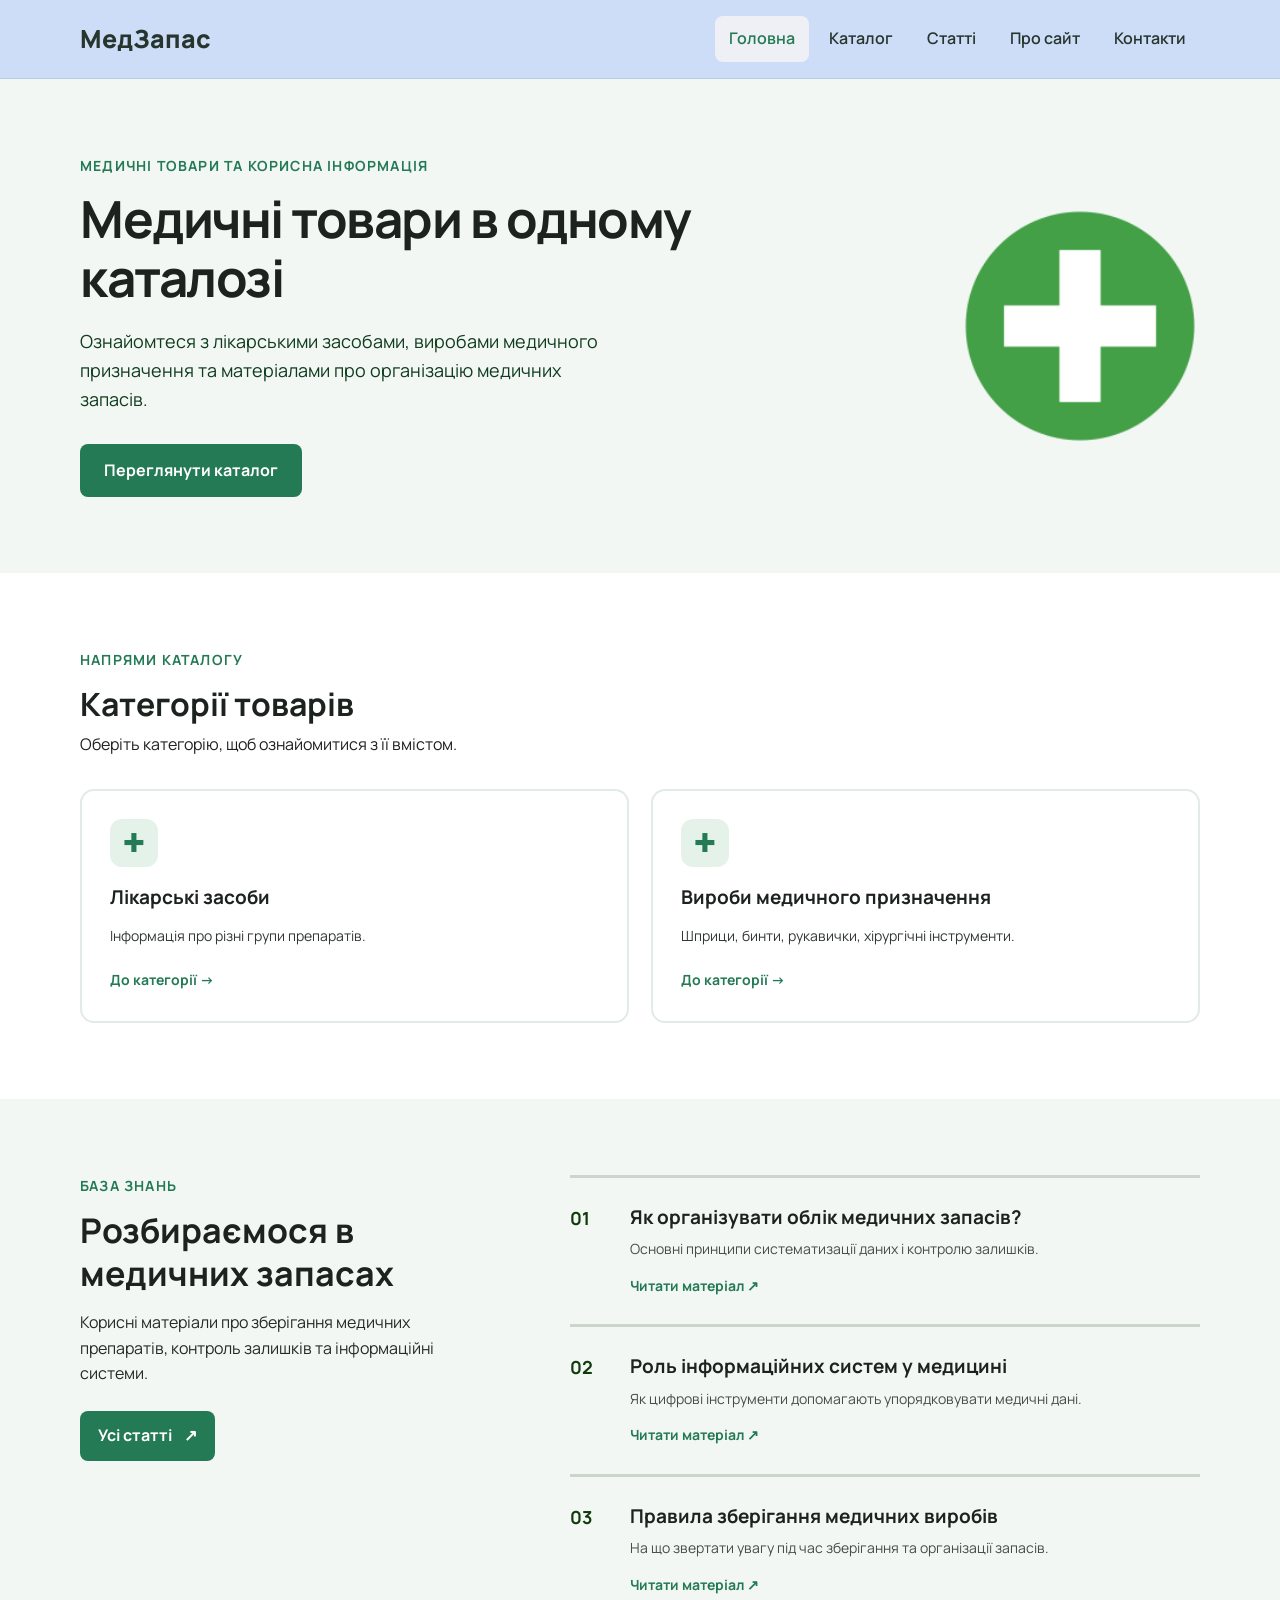
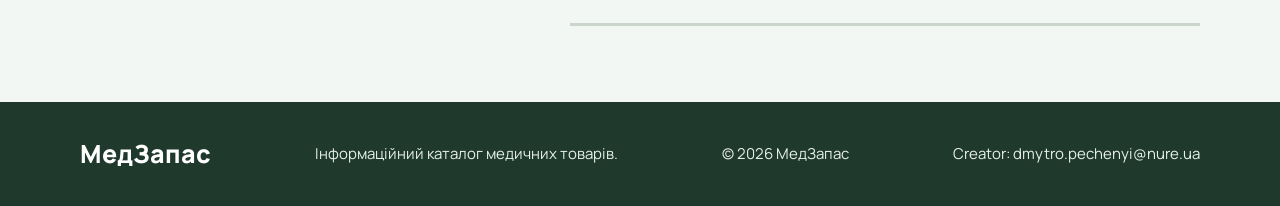
<file: index.html>
<!DOCTYPE html>
<html lang="uk">
  <head>
    <meta charset="UTF-8" />
    <meta name="viewport" content="width=device-width, initial-scale=1.0" />

    <title>МедЗапас — каталог медичних товарів</title>
    <meta
      name="description"
      content="МедЗапас — інформаційний каталог лікарських засобів і медичних виробів. Дізнайтеся більше про медичні товари та облік запасів."
    />
    <link rel="preconnect" href="https://fonts.googleapis.com" />
    <link rel="preconnect" href="https://fonts.gstatic.com" crossorigin />
    <link
      href="https://fonts.googleapis.com/css2?family=Manrope:wght@400;500;600;700;800&display=swap"
      rel="stylesheet"
    />
    <link rel="stylesheet" href="css/style.css" />
  </head>
  <body>
    <header class="header">
      <div class="container header-content">
        <a class="logo" href="index.html">Мед<span>Запас</span></a>

        <nav class="navigation">
          <a href="index.html" class="active">Головна</a>
          <a href="catalog.html">Каталог</a>
          <a href="articles.html">Статті</a>
          <a href="about.html">Про сайт</a>
          <a href="contacts.html">Контакти</a>
        </nav>
      </div>
    </header>

    <main>
      <section class="hero">
        <div class="container hero-content">
          <div class="hero-text">
            <p class="eyebrow">МЕДИЧНІ ТОВАРИ ТА КОРИСНА ІНФОРМАЦІЯ</p>

            <h1>Медичні товари в одному каталозі</h1>

            <p class="hero-description">
              Ознайомтеся з лікарськими засобами, виробами медичного призначення
              та матеріалами про організацію медичних запасів.
            </p>

            <a href="catalog.html" class="button">Переглянути каталог</a>
          </div>

          <div class="hero-illustration">
            <img
              src="img/14869773.png"
              alt="Медичний хрест"
              class="hero-image"
            />
          </div>
        </div>
      </section>

      <section class="categories section">
        <div class="container">
          <div class="section-heading">
            <p class="eyebrow">НАПРЯМИ КАТАЛОГУ</p>
            <h2>Категорії товарів</h2>
            <p>Оберіть категорію, щоб ознайомитися з її вмістом.</p>
          </div>

          <div class="card-grid">
            <a href="catalog.html?category=medicines" class="category-card">
              <div class="card-icon">✚</div>
              <h3>Лікарські засоби</h3>
              <p>Інформація про різні групи препаратів.</p>
              <span class="card-link">До категорії →</span>
            </a>

            <a href="catalog.html?category=devices" class="category-card">
              <div class="card-icon">✚</div>
              <h3>Вироби медичного призначення</h3>
              <p>Шприци, бинти, рукавички, хірургічні інструменти.</p>
              <span class="card-link">До категорії →</span>
            </a>
          </div>
        </div>
      </section>

      <section class="articles section">
        <div class="container articles-content">
          <div class="articles-intro">
            <p class="eyebrow">БАЗА ЗНАНЬ</p>
            <h2>Розбираємося в медичних запасах</h2>
            <p>
              Корисні матеріали про зберігання медичних препаратів, контроль
              залишків та інформаційні системи.
            </p>
            <a href="articles.html" class="articles-button">
              Усі статті <span>↗</span>
            </a>
          </div>

          <div class="articles-list">
            <article class="article-item">
              <span class="article-number">01</span>
              <div class="article-info">
                <h3>Як організувати облік медичних запасів?</h3>
                <p>
                  Основні принципи систематизації даних і контролю залишків.
                </p>
                <a href="articles.html">Читати матеріал ↗</a>
              </div>
            </article>

            <article class="article-item">
              <span class="article-number">02</span>
              <div class="article-info">
                <h3>Роль інформаційних систем у медицині</h3>
                <p>
                  Як цифрові інструменти допомагають упорядковувати медичні
                  дані.
                </p>
                <a href="articles.html">Читати матеріал ↗</a>
              </div>
            </article>

            <article class="article-item">
              <span class="article-number">03</span>
              <div class="article-info">
                <h3>Правила зберігання медичних виробів</h3>
                <p>
                  На що звертати увагу під час зберігання та організації
                  запасів.
                </p>
                <a href="articles.html">Читати матеріал ↗</a>
              </div>
            </article>
          </div>
        </div>
      </section>
    </main>

    <footer class="footer">
      <div class="container footer-content">
        <a class="logo footer-logo" href="index.html">Мед<span>Запас</span></a>
        <p>Інформаційний каталог медичних товарів.</p>
        <p class="copyright">© 2026 МедЗапас</p>
        <p>Creator: dmytro.pechenyi@nure.ua</p>
      </div>
    </footer>
  </body>
</html>
</file>
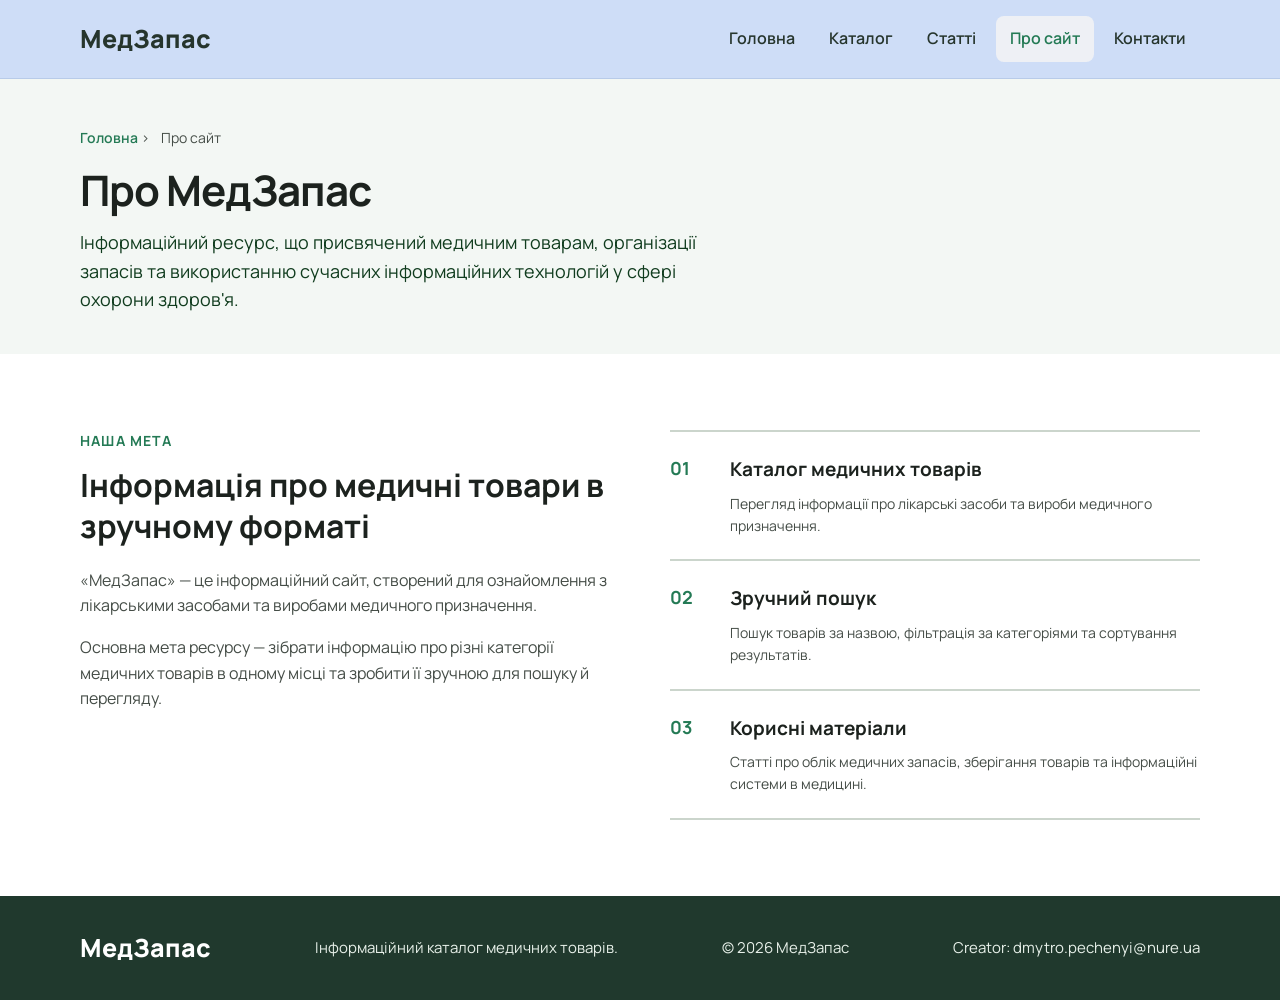
<file: about.html>
<!DOCTYPE html>
<html lang="uk">
  <head>
    <meta charset="UTF-8" />
    <meta name="viewport" content="width=device-width, initial-scale=1.0" />

    <title>Про сайт - МедЗапас</title>
    <meta
      name="description"
      content="Дізнайтеся про інформаційний сайт МедЗапас, його призначення, можливості та основні напрями роботи."
    />
    <link rel="preconnect" href="https://fonts.googleapis.com" />
    <link rel="preconnect" href="https://fonts.gstatic.com" crossorigin />
    <link
      href="https://fonts.googleapis.com/css2?family=Manrope:wght@400;500;600;700;800&display=swap"
      rel="stylesheet"
    />
    <link rel="stylesheet" href="css/style.css" />
  </head>

  <body>
    <header class="header">
      <div class="container header-content">
        <a class="logo" href="index.html">Мед<span>Запас</span></a>

        <nav class="navigation">
          <a href="index.html">Головна</a>
          <a href="catalog.html">Каталог</a>
          <a href="articles.html">Статті</a>
          <a href="about.html" class="active">Про сайт</a>
          <a href="contacts.html">Контакти</a>
        </nav>
      </div>
    </header>

    <main>
      <section class="page-header">
        <div class="container">
          <div class="breadcrumbs">
            <a href="index.html">Головна</a> ›
            <span>Про сайт</span>
          </div>

          <h1>Про МедЗапас</h1>

          <p class="lead">
            Інформаційний ресурс, що присвячений медичним товарам, організації
            запасів та використанню сучасних інформаційних технологій у сфері
            охорони здоров'я.
          </p>
        </div>
      </section>

      <section class="section">
        <div class="container about-content">
          <div class="about-intro">
            <p class="eyebrow">НАША МЕТА</p>
            <h2>Інформація про медичні товари в зручному форматі</h2>

            <p>
              «МедЗапас» — це інформаційний сайт, створений для ознайомлення з
              лікарськими засобами та виробами медичного призначення.
            </p>

            <p>
              Основна мета ресурсу — зібрати інформацію про різні категорії
              медичних товарів в одному місці та зробити її зручною для пошуку й
              перегляду.
            </p>
          </div>

          <div class="about-features">
            <article class="about-feature">
              <span>01</span>
              <div>
                <h3>Каталог медичних товарів</h3>
                <p>
                  Перегляд інформації про лікарські засоби та вироби медичного
                  призначення.
                </p>
              </div>
            </article>

            <article class="about-feature">
              <span>02</span>
              <div>
                <h3>Зручний пошук</h3>
                <p>
                  Пошук товарів за назвою, фільтрація за категоріями та
                  сортування результатів.
                </p>
              </div>
            </article>

            <article class="about-feature">
              <span>03</span>
              <div>
                <h3>Корисні матеріали</h3>
                <p>
                  Статті про облік медичних запасів, зберігання товарів та
                  інформаційні системи в медицині.
                </p>
              </div>
            </article>
          </div>
        </div>
      </section>
    </main>

    <footer class="footer">
      <div class="container footer-content">
        <a class="logo footer-logo" href="index.html">Мед<span>Запас</span></a>
        <p>Інформаційний каталог медичних товарів.</p>
        <p class="copyright">© 2026 МедЗапас</p>
        <p>Creator: dmytro.pechenyi@nure.ua</p>
      </div>
    </footer>
  </body>
</html>
</file>
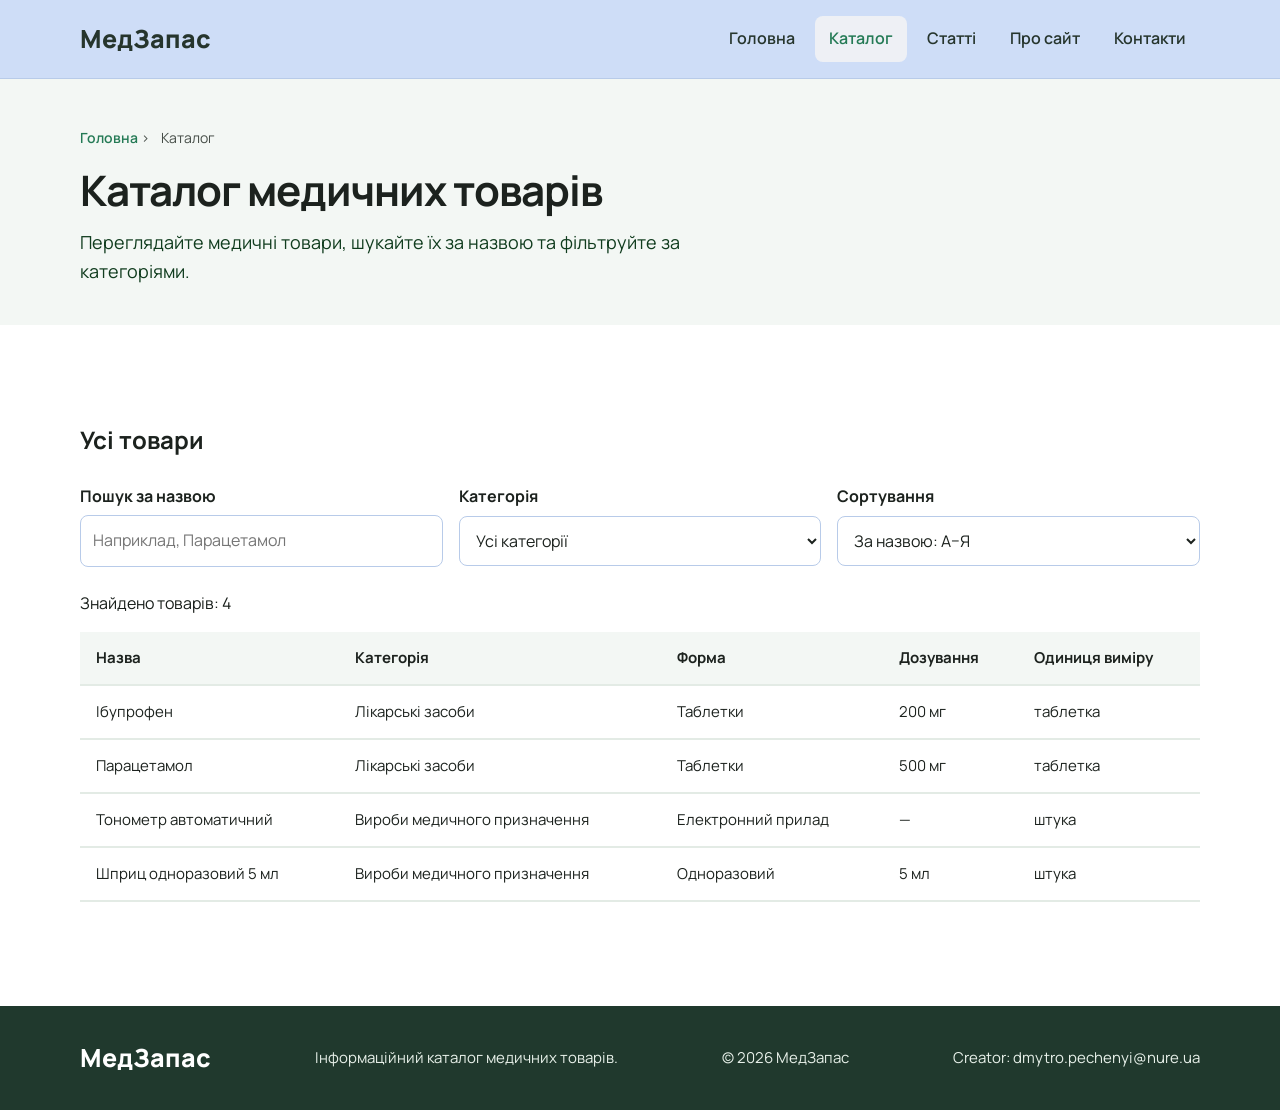
<file: catalog.html>
<!DOCTYPE html>
<html lang="uk">
  <head>
    <meta charset="UTF-8" />
    <meta name="viewport" content="width=device-width, initial-scale=1.0" />

    <title>Каталог медичних товарів: ліки та медичні вироби — МедЗапас</title>
    <meta
      name="description"
      content="Каталог МедЗапас: дві категорії медичних товарів і демонстраційні картки з описом та одиницею виміру."
    />
    <link rel="preconnect" href="https://fonts.googleapis.com" />
    <link rel="preconnect" href="https://fonts.gstatic.com" crossorigin />
    <link
      href="https://fonts.googleapis.com/css2?family=Manrope:wght@400;500;600;700;800&display=swap"
      rel="stylesheet"
    />
    <link rel="stylesheet" href="css/style.css" />
  </head>
  <body>
    <header class="header">
      <div class="container header-content">
        <a class="logo" href="index.html">Мед<span>Запас</span></a>

        <nav class="navigation">
          <a href="index.html">Головна</a>
          <a href="catalog.html" class="active">Каталог</a>
          <a href="articles.html">Статті</a>
          <a href="about.html">Про сайт</a>
          <a href="contacts.html">Контакти</a>
        </nav>
      </div>
    </header>

    <main>
      <section class="page-header">
        <div class="container">
          <div class="breadcrumbs">
            <a href="index.html">Головна</a> ›
            <span>Каталог</span>
          </div>

          <h1>Каталог медичних товарів</h1>

          <p class="lead">
            Переглядайте медичні товари, шукайте їх за назвою та фільтруйте за
            категоріями.
          </p>
        </div>
      </section>

      <section class="section">
        <div class="container">
          <h2>Усі товари</h2>

          <div class="catalog-controls">
            <div class="control-field">
              <label for="searchInput">Пошук за назвою</label>
              <input
                type="search"
                id="searchInput"
                placeholder="Наприклад, Парацетамол"
              />
            </div>

            <div class="control-field">
              <label for="categoryFilter">Категорія</label>
              <select id="categoryFilter">
                <option value="">Усі категорії</option>
                <option value="medicines">Лікарські засоби</option>
                <option value="devices">Вироби медичного призначення</option>
              </select>
            </div>

            <div class="control-field">
              <label for="sortSelect">Сортування</label>
              <select id="sortSelect">
                <option value="asc">За назвою: А–Я</option>
                <option value="desc">За назвою: Я–А</option>
              </select>
            </div>
          </div>

          <p id="resultsCount" aria-live="polite">Завантаження товарів...</p>

          <div class="table-wrap">
            <table class="product-table">
              <thead>
                <tr>
                  <th>Назва</th>
                  <th>Категорія</th>
                  <th>Форма</th>
                  <th>Дозування</th>
                  <th>Одиниця виміру</th>
                </tr>
              </thead>
              <tbody id="productTableBody"></tbody>
            </table>
          </div>

          <p id="catalogMessage" role="status"></p>

          <div id="pagination" class="pagination"></div>
        </div>
      </section>
    </main>

    <script src="js/catalog.js"></script>

    <footer class="footer">
      <div class="container footer-content">
        <a class="logo footer-logo" href="index.html">Мед<span>Запас</span></a>
        <p>Інформаційний каталог медичних товарів.</p>
        <p class="copyright">© 2026 МедЗапас</p>
        <p>Creator: dmytro.pechenyi@nure.ua</p>
      </div>
    </footer>
  </body>
</html>
</file>
<file: css/style.css>
* {
  box-sizing: border-box;
}

html {
  scroll-behavior: smooth;
}

body {
  margin: 0;
  font-family: "Manrope", sans-serif;
  color: #1c221e;
  background: #ffffff;
  line-height: 1.6;
}

a {
  color: inherit;
  text-decoration: none;
}

.container {
  width: min(1120px, calc(100% - 40px));
  margin: 0 auto;
}

/* Шапка */
.header {
  background: #ceddf7;
  border-bottom: 1px solid #b8cbe9;
}

.header-content {
  min-height: 78px;
  display: flex;
  align-items: center;
  justify-content: space-between;
  gap: 28px;
}

.logo {
  font-size: 25px;
  font-weight: 800;
  color: #26352d;
  white-space: nowrap;
}

.navigation {
  display: flex;
  align-items: center;
  gap: 6px;
  flex-wrap: wrap;
}

.navigation a {
  padding: 10px 14px;
  border-radius: 8px;
  font-size: 16px;
  font-weight: 600;
  color: #26352d;
  transition: background 0.2s, color 0.2s;
}

.navigation a:hover {
  color: #247a55;
  background: #f7f5f5cb;
}

.navigation a.active {
  color: #247a55;
  background: #f7f5f5cb;
}

/* Головний блок */
.hero {
  background: #f3f7f4;
  padding: 76px 0;
}

.hero-content {
  display: grid;
  grid-template-columns: 1.2fr 0.8fr;
  align-items: center;
  gap: 60px;
}

.eyebrow {
  margin: 0 0 12px;
  color: #247a55;
  font-size: 14px;
  font-weight: 700;
  letter-spacing: 1.2px;
}

.hero h1 {
  max-width: 650px;
  margin: 0 0 20px;
  font-size: clamp(34px, 4vw, 52px);
  line-height: 1.15;
  letter-spacing: -1.5px;
}

.hero-description {
  max-width: 550px;
  margin: 0 0 30px;
  color: #103c1e;
  font-size: 18px;
}

.button {
  display: inline-block;
  padding: 14px 24px;
  background: #247a55;
  color: #ffffff;
  border-radius: 8px;
  font-weight: 700;
  transition: background 0.2s, transform 0.2s;
}

.button:hover {
  background: #195e40;
  transform: translateY(-2px);
}

/* Зображення */
.hero-image {
  width: 300px;
  height: 300px;
  max-width: 100%;
  object-fit: contain;
  display: block;
  margin-left: auto;
  transform: translateX(30px);
}

/* Загальні секції */
.section {
  padding: 76px 0;
}

.section-heading {
  margin-bottom: 32px;
}

.section-heading h2 {
  margin: 0 0 8px;
  font-size: 32px;
  line-height: 1.25;
}

.section-heading > p:last-child {
  margin: 0;
  color: #222121;
}

/* Категорії */
.card-grid {
  display: grid;
  grid-template-columns: repeat(2, minmax(0, 1fr));
  gap: 22px;
}

.category-card {
  display: block;
  padding: 28px;
  border: 2px solid #e3ebe5;
  border-radius: 14px;
  transition: border-color 0.2s, transform 0.2s, box-shadow 0.2s;
}

.category-card:hover {
  border-color: #247a55;
  transform: translateY(-4px);
  box-shadow: 0 12px 28px #26352d0c;
}

.card-icon {
  width: 48px;
  height: 48px;
  display: grid;
  place-items: center;
  border-radius: 12px;
  background: #e5f2e9;
  color: #247a55;
  font-size: 26px;
}

.category-card h3 {
  margin: 18px 0 8px;
  font-size: 19px;
  line-height: 1.35;
}

.category-card p {
  color: #313733;
  font-size: 14px;
}

.card-link {
  display: inline-block;
  margin-top: 8px;
  color: #247a55;
  font-size: 14px;
  font-weight: 700;
}

/* Блок корисних статей */
.articles {
  background: #f3f7f4;
}

.articles-content {
  display: grid;
  grid-template-columns: 0.8fr 1.2fr;
  gap: 70px;
  align-items: start;
}

.articles-intro {
  position: sticky;
  top: 30px;
}

.articles-intro h2 {
  max-width: 400px;
  margin: 0 0 16px;
  font-size: 34px;
  line-height: 1.25;
}

.articles-intro > p:not(.eyebrow) {
  max-width: 390px;
  margin: 0 0 24px;
  color: #252a27;
}

.articles-button {
  display: inline-flex;
  align-items: center;
  gap: 12px;
  padding: 12px 18px;
  background: #247a55;
  color: #ffffff;
  border-radius: 8px;
  font-weight: 700;
  transition: background 0.2s;
}

.articles-button:hover {
  background: #195e40;
}

.articles-list {
  border-top: 3px solid #cbd5cc;
}

.article-item {
  display: grid;
  grid-template-columns: 42px 1fr;
  gap: 18px;
  padding: 26px 0;
  border-bottom: 3px solid #cbd5cc;
}

.article-number {
  color: #0f3a09;
  font-size: 18px;
  font-weight: 700;
}

.article-info h3 {
  margin: 0 0 8px;
  font-size: 19px;
  line-height: 1.4;
}

.article-info p {
  margin: 0 0 12px;
  color: #454d47;
  font-size: 14px;
}

.article-info a {
  color: #247a55;
  font-size: 14px;
  font-weight: 700;
}

.article-info a:hover {
  text-decoration: underline;
}

/* Підвал */
.footer {
  padding: 32px 0;
  background: #20392d;
  color: #e7f0e9;
}

.footer-content {
  display: flex;
  align-items: center;
  justify-content: space-between;
  gap: 20px;
  flex-wrap: wrap;
}

.footer-logo {
  color: #ffffff;
}

.footer p {
  margin: 0;
  font-size: 15px;
}

/* Планшети */
@media (max-width: 800px) {
  .articles-content {
    grid-template-columns: 1fr;
    gap: 30px;
  }

  .articles-intro {
    position: static;
  }

  .articles-intro h2 {
    font-size: 30px;
  }

  .header-content {
    padding: 18px 0;
    flex-direction: column;
    align-items: flex-start;
  }

  .navigation {
    gap: 14px 20px;
  }

  .hero {
    padding: 48px 0;
  }

  .hero-content {
    grid-template-columns: 1fr;
    gap: 32px;
  }

  .hero-image {
    margin: 0 auto;
    transform: none;
  }

  .section {
    padding: 52px 0;
  }
}

/* Смартфони */
@media (max-width: 520px) {
  .button {
    display: table;
    margin: 0 auto;
  }

  .container {
    width: min(100% - 28px, 1120px);
  }

  .navigation {
    gap: 10px 16px;
  }

  .navigation a {
    font-size: 13px;
  }

  .hero-image {
    width: 220px;
    height: 220px;
  }

  .card-grid {
    grid-template-columns: 1fr;
  }

  .hero h1 {
    font-size: 36px;
  }

  .section-heading h2 {
    font-size: 27px;
  }

  .category-card {
    padding: 22px;
  }

  .footer-content {
    flex-direction: column;
    align-items: flex-start;
  }
}
/* Внутрішні сторінки: заголовок, хлібні крихти, таблиця */
.page-header {
  padding: 48px 0 40px;
  background: #f3f7f4;
}

.breadcrumbs {
  margin: 0 0 16px;
  font-size: 14px;
  color: #454d47;
}

.breadcrumbs a {
  color: #247a55;
  font-weight: 600;
}

.breadcrumbs a:hover {
  text-decoration: underline;
}

.breadcrumbs span {
  margin: 0 8px;
}

.page-header h1 {
  margin: 0 0 12px;
  font-size: clamp(30px, 4vw, 42px);
  line-height: 1.2;
  letter-spacing: -1px;
}

.page-header .lead {
  max-width: 640px;
  margin: 0;
  color: #103c1e;
  font-size: 18px;
}

.table-wrap {
  overflow-x: auto;
}

.product-table {
  width: 100%;
  border-collapse: collapse;
  background: #ffffff;
  font-size: 15px;
}

.product-table th,
.product-table td {
  padding: 14px 16px;
  text-align: left;
  border-bottom: 2px solid #e3ebe5;
}

.product-table th {
  background: #f3f7f4;
  font-weight: 700;
}

/* Керування каталогом */
.catalog-controls {
  display: grid;
  grid-template-columns: 1fr 1fr 1fr;
  gap: 10px 16px;
  margin: 24px 0;
  align-items: center;
}

.catalog-controls label {
  font-weight: 700;
}

.catalog-controls input,
.catalog-controls select {
  width: 100%;
  min-width: 0;
  padding: 12px;
  font: inherit;
  color: inherit;
  background: #fff;
  border: 1px solid #b8cbe9;
  border-radius: 8px;
}

#resultsCount {
  margin: 16px 0;
  color: #181e1a;
}

#catalogMessage {
  margin: 20px 0;
}

/* Перемикання сторінок */
.pagination {
  display: flex;
  flex-wrap: wrap;
  justify-content: center;
  gap: 8px;
  margin-top: 28px;
}

.pagination button {
  padding: 9px 13px;
  font: inherit;
  color: #20392d;
  background: #fff;
  border: 1px solid #b8cbe9;
  border-radius: 8px;
  cursor: pointer;
}

.pagination button:hover:not(:disabled),
.pagination button.current-page {
  color: #fff;
  background: #20392d;
  border-color: #20392d;
}

.pagination button:disabled {
  opacity: 0.45;
  cursor: not-allowed;
}

/* Мобільні пристрої */
@media (max-width: 700px) {
  .catalog-controls {
    grid-template-columns: 1fr;
  }
}
.control-field {
  display: flex;
  flex-direction: column;
  gap: 6px;
}

/* Сторінка статей */
.articles-page-heading {
  margin-bottom: 32px;
}

.articles-page-heading h2 {
  margin: 0 0 8px;
  font-size: 30px;
}

.articles-page-heading p {
  margin: 0;
  color: #454d47;
}

.articles-grid {
  display: grid;
  grid-template-columns: repeat(3, minmax(0, 1fr));
  gap: 24px;
}

.knowledge-card {
  overflow: hidden;
  border: 2px solid #e3ebe5;
  border-radius: 14px;
  background: #ffffff;
  transition: border-color 0.2s, transform 0.2s, box-shadow 0.2s;
}

.knowledge-card:hover {
  border-color: #247a55;
  transform: translateY(-4px);
  box-shadow: 0 12px 28px #26352d0c;
}

.knowledge-card img {
  display: block;
  width: 100%;
  height: 190px;
  object-fit: cover;
}

.knowledge-card-content {
  padding: 22px;
}

.article-category {
  display: inline-block;
  margin-bottom: 10px;
  color: #247a55;
  font-size: 13px;
  font-weight: 700;
}

.knowledge-card h3 {
  margin: 0 0 12px;
  font-size: 19px;
  line-height: 1.4;
}

.knowledge-card p {
  margin: 0 0 18px;
  color: #454d47;
  font-size: 14px;
}

.knowledge-card a {
  color: #247a55;
  font-size: 14px;
  font-weight: 700;
}

.knowledge-card a:hover {
  text-decoration: underline;
}

/* Адаптація сторінки статей */
@media (max-width: 900px) {
  .articles-grid {
    grid-template-columns: repeat(2, minmax(0, 1fr));
  }
}

@media (max-width: 520px) {
  .articles-grid {
    grid-template-columns: 1fr;
  }
}

/* Сторінка про сайт */
.about-content {
  display: grid;
  grid-template-columns: 1fr 1fr;
  gap: 60px;
  align-items: start;
}

.about-intro h2 {
  margin: 0 0 20px;
  font-size: 32px;
  line-height: 1.3;
}

.about-intro p:not(.eyebrow) {
  color: #454d47;
  margin: 0 0 16px;
}

.about-features {
  border-top: 2px solid #cbd5cc;
}

.about-feature {
  display: grid;
  grid-template-columns: 42px 1fr;
  gap: 18px;
  padding: 22px 0;
  border-bottom: 2px solid #cbd5cc;
}

.about-feature > span {
  color: #247a55;
  font-size: 18px;
  font-weight: 700;
}

.about-feature h3 {
  margin: 0 0 8px;
  font-size: 19px;
}

.about-feature p {
  margin: 0;
  color: #454d47;
  font-size: 14px;
}

@media (max-width: 800px) {
  .about-content {
    grid-template-columns: 1fr;
    gap: 35px;
  }
}

@media (max-width: 520px) {
  .about-intro h2 {
    font-size: 26px;
  }
}

/* Сторінка контактів */
/* Сторінка контактів */
.contacts-content {
  max-width: 1200px;
}

.contacts-info {
  max-width: 700px;
}

.contacts-info .eyebrow {
  margin-bottom: 18px;
}

.contacts-info > p:not(.eyebrow) {
  margin: 0 0 28px;
  color: #262a27;
  line-height: 1.7;
}

.contact-item h3 {
  margin: 0 0 8px;
  font-size: 17px;
}

@media (max-width: 520px) {
  .contacts-info {
    max-width: 100%;
  }
}
</file>
